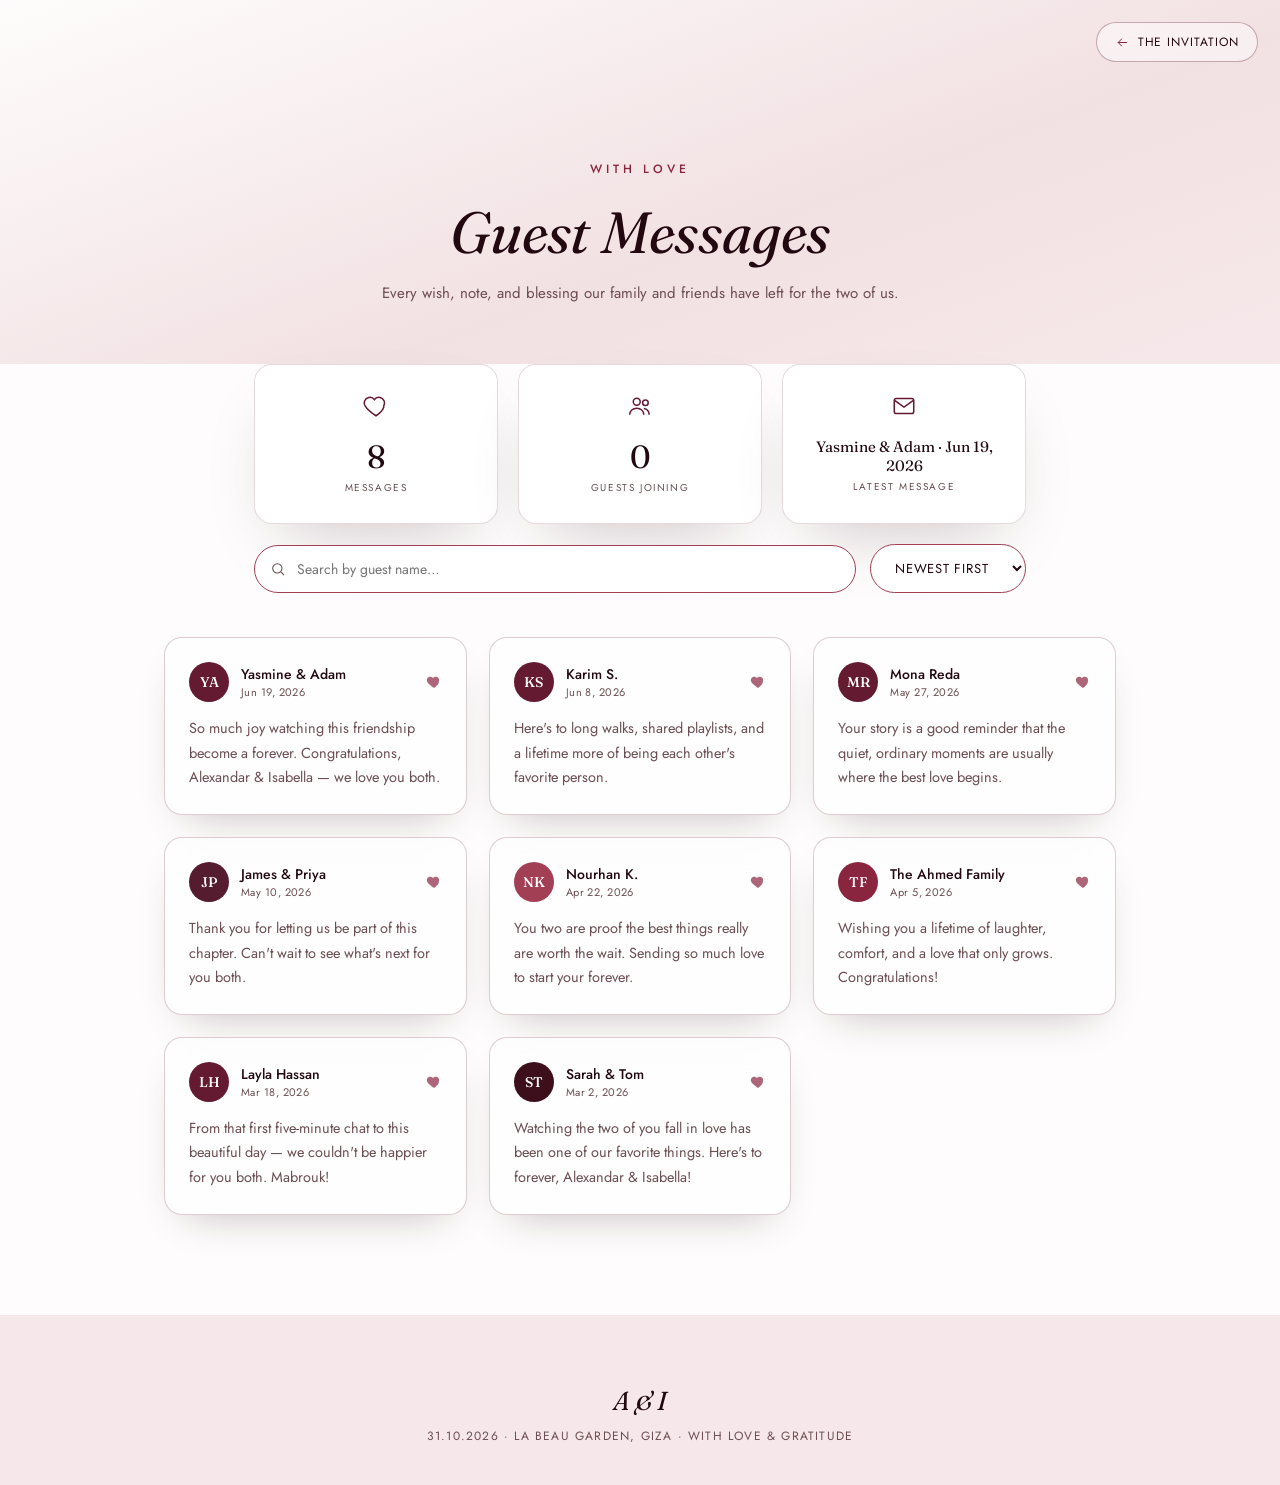
<file: messages.html>
<!DOCTYPE html>
<html lang="en">
<head>
<meta charset="UTF-8">
<meta name="viewport" content="width=device-width, initial-scale=1.0">
<meta name="theme-color" content="#641B31">
<title>Guest Messages — Alexandar &amp; Isabella</title>
<link rel="preconnect" href="https://fonts.googleapis.com">
<link rel="preconnect" href="https://fonts.gstatic.com" crossorigin>
<link href="https://fonts.googleapis.com/css2?family=Fraunces:ital,opsz,wght@0,9..144,300;0,9..144,400;0,9..144,500;0,9..144,600;1,9..144,400;1,9..144,500&family=Jost:wght@300;400;500;600&display=swap" rel="stylesheet">
<link rel="stylesheet" href="style.css">
</head>
<body>

  <div id="preloader" aria-hidden="true">
    <svg class="pre-arch" width="140" height="50" viewBox="0 0 140 50">
      <path d="M4,46 C4,14 136,14 136,46"/>
    </svg>
    <div class="pre-mono">A &amp; I</div>
  </div>

  <nav id="site-nav" aria-label="Site">
    <a class="nav-pill" href="index.html">
      <svg viewBox="0 0 24 24" fill="none" stroke="currentColor" stroke-width="1.6"><path d="M19 12H5M11 18l-6-6 6-6"/></svg>
      <span>The Invitation</span>
    </a>
  </nav>

  <header class="msg-hero">
    <span class="eyebrow">With Love</span>
    <h1>Guest Messages</h1>
    <p>Every wish, note, and blessing our family and friends have left for the two of us.</p>
  </header>

  <main>
    <section class="stats-grid" data-reveal aria-label="Message statistics">
      <div class="stat-card">
        <svg class="stat-icon" viewBox="0 0 24 24" fill="none" stroke="currentColor" stroke-width="1.4"><path d="M12 21s-7.5-4.7-10.2-9.3C.3 8.8 1.6 5 5.3 4.1c2-.5 4 .3 5.2 2 1.2-1.7 3.2-2.5 5.2-2 3.7.9 5 4.7 3.5 7.6C19.5 16.3 12 21 12 21z"/></svg>
        <span class="stat-num" id="stat-total-messages">0</span>
        <span class="stat-label">Messages</span>
      </div>
      <div class="stat-card">
        <svg class="stat-icon" viewBox="0 0 24 24" fill="none" stroke="currentColor" stroke-width="1.4"><circle cx="9" cy="8" r="3.2"/><path d="M2.5 20c0-3.6 2.9-6 6.5-6s6.5 2.4 6.5 6"/><circle cx="17" cy="9" r="2.6"/><path d="M15.5 14.2c2.8.4 4.9 2.4 4.9 5.8"/></svg>
        <span class="stat-num" id="stat-total-guests">0</span>
        <span class="stat-label">Guests Joining</span>
      </div>
      <div class="stat-card">
        <svg class="stat-icon" viewBox="0 0 24 24" fill="none" stroke="currentColor" stroke-width="1.4"><rect x="3" y="5" width="18" height="14" rx="2"/><path d="M3 6.5l9 6.5 9-6.5"/></svg>
        <span class="stat-num" id="stat-latest-message" style="font-size:15px;">—</span>
        <span class="stat-label">Latest Message</span>
      </div>
    </section>

    <div class="msg-controls" data-reveal>
      <div class="msg-search-wrap">
        <svg viewBox="0 0 24 24" fill="none" stroke="currentColor" stroke-width="1.6" aria-hidden="true"><circle cx="11" cy="11" r="7"/><path d="M21 21l-4.3-4.3"/></svg>
        <input type="text" id="msg-search" placeholder="Search by guest name…" aria-label="Search messages by guest name">
      </div>
      <select id="msg-sort" aria-label="Sort messages">
        <option value="newest">Newest First</option>
        <option value="oldest">Oldest First</option>
      </select>
    </div>

    <div id="messages-grid"></div>

    <div class="messages-empty" id="messages-empty">
      <svg width="46" height="46" viewBox="0 0 24 24" fill="none" stroke="currentColor" stroke-width="1.2"><path d="M12 21s-7.5-4.7-10.2-9.3C.3 8.8 1.6 5 5.3 4.1c2-.5 4 .3 5.2 2 1.2-1.7 3.2-2.5 5.2-2 3.7.9 5 4.7 3.5 7.6C19.5 16.3 12 21 12 21z"/></svg>
      <strong>No messages yet</strong>
      <p>Be the first to leave your wishes for Alexandar &amp; Isabella.</p>
      <a class="btn btn-fill" href="index.html#rsvp">Leave a Message</a>
    </div>

    <div class="messages-no-results" id="messages-no-results">
      <strong>No matches</strong>
      <p>We couldn't find a guest by that name — try a different search.</p>
    </div>
  </main>

  <footer>
    <div class="foot-mono">A &amp; I</div>
    <p>31.10.2026 &middot; La Beau Garden, Giza &middot; With Love &amp; Gratitude</p>
  </footer>

<script src="utils.js"></script>
<script src="messagesData.js"></script>
<script src="messages.js"></script>
</body>
</html>
</file>
<file: style.css>
/* ============ TOKENS ============ */
  :root{
    --cream:#FEFCFC;
    --cream-deep:#F6E8EA;
    --blush:#E8CDD2;
    --blush-soft:#F2E1E3;
    --blush-deep:#8A2540;
    --gold:#641B31;
    --gold-light:#A23F55;
    --ink:#220810;
    --ink-soft:#6B4E53;
    --white:#FFFFFF;
    --accent-rgb:100,27,49;
    --gold-light-rgb:162,63,85;
    --ink-rgb:34,8,16;
    --cream-rgb:254,252,252;
    --font-display:'Fraunces', serif;
    --font-body:'Jost', sans-serif;
    --shadow-soft: 0 30px 70px -30px rgba(var(--ink-rgb),.25);
    --ease: cubic-bezier(.22,.68,0,1.01);
    --section-pad: clamp(72px, 10vw, 140px);
  }

  *{box-sizing:border-box; margin:0; padding:0;}
  html{scroll-behavior:smooth;}
  body{
    font-family:var(--font-body);
    background:var(--cream);
    color:var(--ink);
    overflow-x:hidden;
    -webkit-font-smoothing:antialiased;
  }
  img{max-width:100%; display:block;}
  button{font-family:inherit; cursor:pointer;}
  a{color:inherit;}
  :focus-visible{outline:2px solid var(--gold); outline-offset:3px;}

  .eyebrow{
    font-family:var(--font-body);
    font-size:12px;
    letter-spacing:.32em;
    text-transform:uppercase;
    color:var(--blush-deep);
    font-weight:500;
    display:block;
    margin-bottom:18px;
  }
  .section-head{text-align:center; max-width:640px; margin:0 auto 56px;}
  .section-head h2{
    font-family:var(--font-display);
    font-weight:400;
    font-size:clamp(30px,4vw,44px);
    letter-spacing:.01em;
  }
  section{padding:var(--section-pad) 24px; position:relative;}
  .container{max-width:960px; margin:0 auto;}
  .container-narrow{max-width:680px; margin:0 auto;}

  .arch-divider{display:block; margin:0 auto; opacity:.85;}
  .arch-divider path{stroke:var(--gold); fill:none; stroke-width:1.3;}

  /* reveal-on-scroll */
  [data-reveal]{opacity:0; transform:translateY(26px); transition:opacity .9s var(--ease), transform .9s var(--ease);}
  [data-reveal].is-visible{opacity:1; transform:translateY(0);}

  .btn{
    display:inline-flex; align-items:center; gap:10px;
    padding:15px 34px;
    border-radius:999px;
    font-size:13px; letter-spacing:.14em; text-transform:uppercase; font-weight:500;
    text-decoration:none; border:1px solid var(--ink);
    transition:all .35s var(--ease);
    background:transparent; color:var(--ink);
  }
  .btn-fill{background:var(--ink); color:var(--cream);}
  .btn-fill:hover{background:var(--gold); border-color:var(--gold); color:var(--white);}
  .btn:not(.btn-fill):hover{background:var(--ink); color:var(--cream);}

  /* ============ UTILITIES ============
     Reusable building blocks for new components below —
     pulled out so surface/glass/shadow treatments aren't
     redefined per-component. Existing sections are left as
     they were to avoid regressions on this pass. */
  .u-glass{background:rgba(255,255,255,.55); backdrop-filter:blur(14px); -webkit-backdrop-filter:blur(14px);}
  .u-surface{background:var(--white); border-radius:18px; box-shadow:var(--shadow-soft);}
  .u-pill{border-radius:999px;}
  .u-visually-hidden{position:absolute; width:1px; height:1px; margin:-1px; padding:0; overflow:hidden; clip:rect(0,0,0,0); white-space:nowrap; border:0;}

  /* ============ PRELOADER ============ */
  #preloader{
    position:fixed; inset:0; z-index:999;
    background:var(--cream);
    display:flex; align-items:center; justify-content:center; flex-direction:column;
    transition:opacity .9s var(--ease), visibility .9s var(--ease);
  }
  #preloader.hide{opacity:0; visibility:hidden; pointer-events:none;}
  .pre-arch path{
    stroke:var(--gold); stroke-width:1.4; fill:none;
    stroke-dasharray:400; stroke-dashoffset:400;
    animation:draw 1.6s var(--ease) forwards .1s;
  }
  @keyframes draw{to{stroke-dashoffset:0;}}
  .pre-mono{
    font-family:var(--font-display); font-style:italic;
    font-size:26px; letter-spacing:.05em; color:var(--ink);
    opacity:0; margin-top:18px;
    animation:fadeUp 1s var(--ease) forwards 1.1s;
  }
  @keyframes fadeUp{from{opacity:0; transform:translateY(10px);} to{opacity:1; transform:translateY(0);}}

  /* ============ ENVELOPE (Removed - Now using shared component) ============ */

  /* ============ SITE NAV ============ */
  #site-nav{position:fixed; top:22px; right:22px; z-index:70;}
  .nav-pill{
    display:flex; align-items:center; gap:8px;
    background:rgba(var(--cream-rgb),.55); backdrop-filter:blur(10px); -webkit-backdrop-filter:blur(10px);
    border:1px solid rgba(var(--accent-rgb),.35); color:var(--ink);
    padding:10px 18px; border-radius:999px; font-size:12px; letter-spacing:.08em; text-transform:uppercase;
    text-decoration:none; box-shadow:var(--shadow-soft); transition:all .3s var(--ease);
  }
  .nav-pill svg{width:15px; height:15px; color:var(--blush-deep); flex-shrink:0;}
  .nav-pill:hover{background:var(--ink); color:var(--cream);}
  .nav-pill:hover svg{color:var(--gold-light);}

  /* ============ HERO ============ */
  #hero{
    min-height:100vh; min-height:100svh;
    display:flex; flex-direction:column; align-items:center; justify-content:center;
    text-align:center; position:relative; overflow:hidden; padding:100px 24px 60px;
    background:linear-gradient(160deg, var(--cream) 0%, var(--blush-soft) 48%, var(--cream-deep) 100%);
    background-size:220% 220%;
    animation:heroShift 18s ease-in-out infinite;
  }
  @keyframes heroShift{
    0%,100%{background-position:0% 30%;}
    50%{background-position:100% 70%;}
  }
  .bokeh{position:absolute; border-radius:50%; background:radial-gradient(circle, rgba(var(--accent-rgb),.35), transparent 70%); filter:blur(2px); animation:drift linear infinite; opacity:.6;}
  @keyframes drift{
    0%{transform:translateY(0) translateX(0);}
    50%{transform:translateY(-40px) translateX(14px);}
    100%{transform:translateY(0) translateX(0);}
  }
  .hero-inner{position:relative; z-index:2; opacity:0; transform:translateY(18px);}
  body.loaded .hero-inner{animation:heroIn 1.1s var(--ease) forwards .15s;}
  @keyframes heroIn{to{opacity:1; transform:translateY(0);}}
  .hero-names{
    font-family:var(--font-display); font-weight:400; font-style:italic;
    font-size:clamp(52px, 10vw, 108px);
    line-height:1.02; color:var(--ink); margin:14px 0 26px;
  }
  .hero-arch{width:150px; height:44px; margin:26px auto;}
  .hero-meta{font-size:14px; letter-spacing:.18em; text-transform:uppercase; color:var(--ink-soft);}
  .hero-meta span{color:var(--blush-deep); padding:0 6px;}
  .scroll-cue{
    position:absolute; bottom:34px; left:50%; transform:translateX(-50%);
    display:flex; flex-direction:column; align-items:center; gap:8px;
    font-size:10px; letter-spacing:.28em; text-transform:uppercase; color:var(--ink-soft);
    z-index:2;
  }
  .scroll-cue::after{
    content:''; width:1px; height:34px; background:var(--gold);
    animation:scrollLine 2s ease-in-out infinite;
  }
  @keyframes scrollLine{0%,100%{transform:scaleY(.4); opacity:.4;} 50%{transform:scaleY(1); opacity:1;}}

  /* ============ STORY ============ */
  #story{background:var(--white);}
  .story-copy{font-size:17px; line-height:1.9; color:var(--ink-soft); text-align:center;}
  .story-copy p{margin-bottom:22px;}
  .story-copy p:first-of-type::first-letter{
    font-family:var(--font-display); font-size:52px; color:var(--gold); float:left;
    line-height:.8; margin:6px 10px 0 0; font-style:italic;
  }
  .narrate-btn{
    margin:34px auto 0; display:flex; align-items:center; gap:12px;
    background:none; border:1px solid var(--gold); color:var(--ink);
    padding:13px 28px; border-radius:999px; font-size:13px; letter-spacing:.12em; text-transform:uppercase;
    transition:all .3s var(--ease);
  }
  .narrate-btn:hover{background:var(--gold); color:var(--white);}
  .bars{display:flex; align-items:center; gap:2.5px; height:14px;}
  .bars span{width:2.5px; background:currentColor; border-radius:2px; height:5px; transition:height .2s;}
  .narrate-btn.speaking .bars span{animation:bar 0.9s ease-in-out infinite;}
  .narrate-btn.speaking .bars span:nth-child(2){animation-delay:.15s;}
  .narrate-btn.speaking .bars span:nth-child(3){animation-delay:.3s;}
  @keyframes bar{0%,100%{height:4px;} 50%{height:14px;}}

  /* ============ COUNTDOWN ============ */
  #countdown{background:var(--ink); color:var(--cream);}
  #countdown .eyebrow{color:var(--gold-light);}
  #countdown .section-head h2{color:var(--cream);}
  .cd-grid{display:grid; grid-template-columns:repeat(4,1fr); gap:18px; max-width:640px; margin:0 auto;}
  .cd-cell{text-align:center; padding:22px 8px; border:1px solid rgba(var(--cream-rgb),.18); border-radius:14px;}
  .cd-num{font-family:var(--font-display); font-size:clamp(32px,6vw,54px); font-weight:400; color:var(--cream);}
  .cd-label{font-size:10px; letter-spacing:.2em; text-transform:uppercase; color:var(--gold-light); margin-top:8px; display:block;}

  /* ============ LOCATION ============ */
  #location{background:var(--white);}
  .loc-card{
    max-width:560px; margin:0 auto; text-align:center;
    background:var(--cream); border-radius:22px; padding:52px 36px;
    box-shadow:var(--shadow-soft);
  }
  .loc-pin{width:34px; height:34px; margin:0 auto 18px; color:var(--gold);}
  .loc-card h3{font-family:var(--font-display); font-size:30px; font-weight:400; margin-bottom:10px;}
  .loc-addr{color:var(--ink-soft); font-size:15px; margin-bottom:6px;}
  .loc-time{color:var(--ink-soft); font-size:13px; letter-spacing:.08em; margin-bottom:28px;}
  .loc-time em{font-style:normal; color:var(--blush-deep);}

  /* ============ GUIDELINES ============ */
  #guidelines{background:var(--blush-soft);}
  .g-grid{display:grid; grid-template-columns:repeat(3,1fr); gap:28px; max-width:900px; margin:0 auto;}
  .g-card{background:var(--white); border-radius:18px; padding:36px 26px; text-align:center;}
  .g-icon{width:30px; height:30px; margin:0 auto 16px; color:var(--gold);}
  .g-card h4{font-family:var(--font-display); font-size:19px; font-weight:500; margin-bottom:10px;}
  .g-card p{font-size:14px; line-height:1.75; color:var(--ink-soft);}

  /* ============ GALLERY ============ */
  #gallery{background:var(--white);}
  .gal-grid{column-count:3; column-gap:22px; max-width:1000px; margin:0 auto;}
  .gal-card{
    break-inside:avoid; margin-bottom:22px; width:100%;
    position:relative; overflow:hidden; border-radius:16px; display:block;
    background:var(--cream-deep); box-shadow:0 14px 34px -18px rgba(var(--ink-rgb),.28);
    cursor:zoom-in; border:1px solid var(--gold-light);
    opacity:0; transform:translateY(22px);
    transition:opacity .7s var(--ease), transform .7s var(--ease), box-shadow .4s var(--ease);
  }
  .gal-card.is-visible{opacity:1; transform:translateY(0);}
  .gal-card:hover{box-shadow:0 22px 46px -18px rgba(var(--ink-rgb),.4);}
  .gal-card img{width:100%; height:auto; transition:transform .7s var(--ease);}
  .gal-card:hover img{transform:scale(1.07);}
  .gal-caption{
    position:absolute; left:0; right:0; bottom:0; padding:26px 18px 16px;
    background:linear-gradient(0deg, rgba(var(--ink-rgb),.72), transparent);
    color:var(--cream); font-size:13px; letter-spacing:.04em;
    opacity:0; transform:translateY(8px);
    transition:opacity .35s var(--ease), transform .35s var(--ease);
  }
  .gal-card:hover .gal-caption, .gal-card:focus-within .gal-caption{opacity:1; transform:translateY(0);}
  .gallery-empty{text-align:center; padding:50px 20px; color:var(--ink-soft); font-size:14px; max-width:420px; margin:0 auto;}
  .gallery-empty strong{display:block; font-family:var(--font-display); font-style:italic; font-size:20px; color:var(--ink); margin-bottom:8px;}

  /* ============ LIGHTBOX ============ */
  #lightbox{
    position:fixed; inset:0; z-index:300; display:none;
    align-items:center; justify-content:center; padding:30px;
    background:rgba(20,16,15,.92);
  }
  #lightbox.open{display:flex;}
  .lightbox-figure{max-width:min(92vw,900px); max-height:88vh; text-align:center;}
  .lightbox-figure img{max-width:100%; max-height:76vh; border-radius:10px; box-shadow:0 30px 70px rgba(0,0,0,.5); margin:0 auto;}
  .lightbox-caption{color:var(--cream); font-size:13px; margin-top:16px; letter-spacing:.04em;}
  .lightbox-btn{
    position:absolute; background:rgba(var(--cream-rgb),.12); border:1px solid rgba(var(--cream-rgb),.3); color:var(--cream);
    border-radius:50%; width:44px; height:44px; display:flex; align-items:center; justify-content:center;
    transition:all .25s var(--ease);
  }
  .lightbox-btn:hover{background:var(--gold); border-color:var(--gold);}
  .lightbox-btn svg{width:18px; height:18px;}
  #lightbox-close{top:22px; right:22px;}
  #lightbox-prev{left:18px; top:50%; transform:translateY(-50%);}
  #lightbox-next{right:18px; top:50%; transform:translateY(-50%);}

  /* ============ RSVP ============ */
  #rsvp{background:var(--ink); color:var(--cream);}
  #rsvp .eyebrow{color:var(--gold-light);}
  #rsvp .section-head h2{color:var(--cream);}
  #rsvp-form{max-width:560px; margin:0 auto; display:grid; gap:20px;}
  .field label{display:block; font-size:11px; letter-spacing:.14em; text-transform:uppercase; color:var(--gold-light); margin-bottom:8px;}
  .field input, .field select, .field textarea{
    width:100%; background:transparent; border:1px solid rgba(var(--cream-rgb),.3);
    color:var(--cream); padding:13px 16px; border-radius:10px; font-family:inherit; font-size:15px;
  }
  .field textarea{resize:vertical; min-height:80px;}
  .field select option{color:var(--ink);}
  .field input::placeholder, .field textarea::placeholder{color:rgba(var(--cream-rgb),.4);}
  .radio-row{display:flex; gap:12px; flex-wrap:wrap;}
  /* Visually hidden but focusable — width/height override the .field input
     width:100%, which otherwise makes these absolutely-positioned inputs
     span the whole section and cause horizontal overflow. */
  .radio-pill input{position:absolute; opacity:0; pointer-events:none; width:1px; height:1px;}
  .radio-pill span{
    display:inline-block; padding:11px 22px; border-radius:999px; border:1px solid rgba(var(--cream-rgb),.3);
    font-size:13px; transition:all .25s;
  }
  .radio-pill input:checked + span{background:var(--gold); border-color:var(--gold); color:var(--white);}
  .rsvp-submit{width:100%; justify-content:center; background:var(--gold); border-color:var(--gold); color:var(--white);}
  .rsvp-submit:hover{background:var(--blush-deep); border-color:var(--blush-deep);}
  .rsvp-note{font-size:12px; color:rgba(var(--cream-rgb),.55); text-align:center;}
  #rsvp-confirm{display:none; text-align:center; max-width:480px; margin:0 auto;}
  #rsvp-confirm.show{display:block;}
  #rsvp-confirm svg{width:40px; height:40px; color:var(--gold-light); margin:0 auto 16px;}
  #rsvp-confirm h3{font-family:var(--font-display); font-size:26px; font-weight:400; margin-bottom:10px;}
  #rsvp-confirm p{color:rgba(var(--cream-rgb),.7); font-size:14px;}

  /* ============ FOOTER ============ */
  footer{text-align:center; padding:70px 24px 40px; background:var(--cream-deep);}
  .foot-mono{font-family:var(--font-display); font-style:italic; font-size:26px; margin-bottom:10px;}
  footer p{font-size:12px; letter-spacing:.1em; color:var(--ink-soft); text-transform:uppercase;}
  #admin-link{
    display:inline-block; margin-top:26px; font-size:11px; color:var(--ink-soft);
    text-decoration:underline; text-underline-offset:3px; opacity:.55; background:none; border:none;
  }

  /* ============ MUSIC WIDGET ============ */
  #music-widget{position:fixed; bottom:26px; right:26px; z-index:60;}
  #music-btn{
    width:54px; height:54px; border-radius:50%; background:var(--ink); color:var(--cream);
    border:none; display:flex; align-items:center; justify-content:center;
    box-shadow:var(--shadow-soft);
  }
  #music-btn svg{width:20px; height:20px;}
  #music-btn.playing svg{animation:spin 6s linear infinite;}
  @keyframes spin{to{transform:rotate(360deg);}}
  #music-panel{
    position:absolute; bottom:66px; right:0; width:300px;
    background:var(--white); border-radius:16px; box-shadow:var(--shadow-soft);
    padding:16px; opacity:0; transform:translateY(10px) scale(.97); pointer-events:none;
    transition:all .3s var(--ease);
  }
  #music-panel.open{opacity:1; transform:translateY(0) scale(1); pointer-events:auto;}
  .music-empty{text-align:center; padding:18px 10px; font-size:13px; color:var(--ink-soft); line-height:1.6;}
  .music-empty strong{display:block; color:var(--ink); font-family:var(--font-display); font-size:16px; margin-bottom:6px; font-style:italic;}

  /* ============ ADMIN MODAL ============ */
  #admin-modal{
    position:fixed; inset:0; background:rgba(var(--ink-rgb),.7); z-index:200;
    display:none; align-items:center; justify-content:center; padding:24px;
  }
  #admin-modal.open{display:flex;}
  .admin-box{background:var(--cream); border-radius:18px; padding:32px; max-width:520px; width:100%; max-height:74vh; overflow-y:auto;}
  .admin-box h3{font-family:var(--font-display); font-size:24px; margin-bottom:18px;}
  .admin-row{border-bottom:1px solid var(--gold-light); padding:14px 0; font-size:14px;}
  .admin-row b{display:block; font-family:var(--font-body); font-weight:500;}
  .admin-row span{color:var(--ink-soft); font-size:12.5px;}
  .admin-note{margin-top:6px; font-style:italic; color:var(--ink-soft);}
  #admin-close{margin-top:20px;}
  .admin-empty{color:var(--ink-soft); font-size:14px;}

  /* ============ MESSAGES PAGE ============ */
  .msg-hero{
    padding:160px 24px 60px; text-align:center;
    background:linear-gradient(160deg, var(--cream) 0%, var(--blush-soft) 60%, var(--cream-deep) 100%);
    opacity:0; transform:translateY(18px);
  }
  body.loaded .msg-hero{animation:heroIn 1.1s var(--ease) forwards .15s;}
  .msg-hero h1{font-family:var(--font-display); font-style:italic; font-weight:400; font-size:clamp(36px,6vw,58px); color:var(--ink);}
  .msg-hero p{color:var(--ink-soft); margin-top:14px; font-size:15px;}

  .stats-grid{display:grid; grid-template-columns:repeat(3,1fr); gap:20px; max-width:820px; margin:0 auto; padding:0 24px 20px;}
  .stat-card{
    background:var(--white); border-radius:18px; padding:28px 18px; text-align:center;
    box-shadow:var(--shadow-soft); border:1px solid rgba(var(--accent-rgb),.16);
  }
  .stat-icon{width:26px; height:26px; margin:0 auto 12px; color:var(--gold);}
  .stat-num{display:block; font-family:var(--font-display); font-size:clamp(24px,4vw,32px); color:var(--ink);}
  .stat-label{font-size:10px; letter-spacing:.16em; text-transform:uppercase; color:var(--ink-soft); margin-top:4px; display:block;}

  .msg-controls{
    max-width:820px; margin:0 auto 44px; padding:0 24px;
    display:flex; gap:14px; flex-wrap:wrap; align-items:center; justify-content:center;
  }
  .msg-search-wrap{position:relative; flex:1; min-width:220px;}
  .msg-search-wrap svg{position:absolute; left:16px; top:50%; transform:translateY(-50%); width:16px; height:16px; color:var(--ink-soft);}
  #msg-search{
    width:100%; padding:13px 16px 13px 42px; border-radius:999px; border:1px solid var(--gold-light);
    background:var(--white); font-family:inherit; font-size:14px; color:var(--ink);
  }
  #msg-sort{
    padding:13px 20px; border-radius:999px; border:1px solid var(--gold-light); background:var(--white);
    font-family:inherit; font-size:13px; color:var(--ink); text-transform:uppercase; letter-spacing:.06em;
  }

  #messages-grid{
    display:grid; grid-template-columns:repeat(3,1fr); gap:22px;
    max-width:1000px; margin:0 auto; padding:0 24px 100px;
  }
  .msg-card{
    background:rgba(255,255,255,.6); backdrop-filter:blur(14px); -webkit-backdrop-filter:blur(14px);
    border:1px solid rgba(var(--accent-rgb),.22); border-radius:18px; padding:24px;
    box-shadow:0 18px 40px -22px rgba(var(--ink-rgb),.3);
    opacity:0; transform:translateY(18px);
    animation:msgFadeUp .7s var(--ease) forwards;
    transition:transform .3s var(--ease), box-shadow .3s var(--ease);
  }
  @keyframes msgFadeUp{to{opacity:1; transform:translateY(0);}}
  .msg-card:hover{transform:translateY(-4px); box-shadow:0 26px 50px -20px rgba(var(--ink-rgb),.36);}
  .msg-top{display:flex; align-items:center; gap:12px; margin-bottom:14px;}
  .msg-avatar{
    width:40px; height:40px; border-radius:50%; flex-shrink:0;
    display:flex; align-items:center; justify-content:center;
    color:var(--white); font-family:var(--font-display); font-size:14px; font-weight:500;
  }
  .msg-meta{display:flex; flex-direction:column; flex:1; min-width:0;}
  .msg-name{font-size:14px; font-weight:500; color:var(--ink);}
  .msg-date{font-size:11px; color:var(--ink-soft); letter-spacing:.04em;}
  .msg-heart{width:16px; height:16px; color:var(--blush-deep); flex-shrink:0; opacity:.7;}
  .msg-text{font-size:14.5px; line-height:1.7; color:var(--ink-soft);}

  .messages-empty, .messages-no-results{text-align:center; max-width:420px; margin:0 auto; padding:60px 24px 100px; display:none;}
  .messages-empty svg{color:var(--gold); margin:0 auto 18px; display:block;}
  .messages-empty strong, .messages-no-results strong{
    display:block; font-family:var(--font-display); font-style:italic; font-size:24px; color:var(--ink); margin-bottom:10px;
  }
  .messages-empty p, .messages-no-results p{color:var(--ink-soft); font-size:14px; margin-bottom:22px;}

  /* ============ RESPONSIVE ============ */
  @media (max-width:900px){
    .gal-grid{column-count:2;}
    #messages-grid{grid-template-columns:repeat(2,1fr);}
  }
  @media (max-width:760px){
    .cd-grid{gap:10px;}
    .cd-cell{padding:14px 4px; border-radius:10px;}
    .g-grid{grid-template-columns:repeat(2,1fr);}
    #music-widget{bottom:18px; right:18px;}
    #music-panel{width:calc(100vw - 36px); right:-8px;}
    #site-nav{top:14px; right:14px;}
    .nav-pill span{display:none;}
    .nav-pill{padding:12px;}
    .nav-pill svg{width:17px; height:17px;}
    .stats-grid{gap:12px;}
    .msg-hero{padding:130px 24px 40px;}
  }
  @media (max-width:600px){
    .gal-grid{column-count:1;}
    #messages-grid{grid-template-columns:1fr;}
    .lightbox-btn{width:38px; height:38px;}
    #lightbox-prev{left:8px;}
    #lightbox-next{right:8px;}
  }
  @media (max-width:480px){
    .g-grid{grid-template-columns:1fr;}
    .stat-card{padding:20px 10px;}
  }

  @media (prefers-reduced-motion: reduce){
    *{animation-duration:.01ms !important; animation-iteration-count:1 !important; transition-duration:.01ms !important;}
    html{scroll-behavior:auto;}
  }
/* =============================================================================
   ENVELOPE OPENING EXPERIENCE (inlined component)
   Luxury stationery intro. The overlay is built and driven by the envelope
   script at the bottom of this template's JS.

   Design language: ivory cotton paper, restrained gold foil, deep cinematic
   backdrop, soft realistic shadows. Colors are themed for this template by
   the .envlp-theme-* block at the end of this section.
   ============================================================================= */

.envlp-overlay {
  /* ---- Palette (overridden by the theme block below) ---- */
  --env-paper:        #F7F2E8;
  --env-paper-deep:   #EBE3D2;
  --env-paper-edge:   #DDD2BC;
  --env-liner:        #322C24;
  --env-liner-deep:   #241F19;
  --env-ink:          #3B342A;
  --env-ink-soft:     #6E6355;
  --env-gold:         #C2A15E;
  --env-gold-deep:    #97783F;
  --env-gold-light:   #EBD9AC;
  --env-seal:         #8E2F3C;
  --env-seal-deep:    #5E1B26;
  --env-backdrop:     #191611;
  --env-backdrop-lit: #2B261D;

  /* ---- Geometry ---- */
  --env-flap-tip: 62%;   /* how far down the flap's point reaches */
  --env-radius: 6px;

  /* ---- Type (falls back gracefully across the template's fonts) ---- */
  --env-font-serif:  "Cormorant Garamond", "Fraunces", "Italiana", Georgia, "Times New Roman", serif;
  --env-font-script: "Great Vibes", "Beau Rivage", "Brush Script MT", cursive;
  --env-font-caps:   "Jost", "Montserrat", "Trebuchet MS", sans-serif;

  position: fixed;
  inset: 0;
  z-index: 9600;
  display: flex;
  align-items: center;
  justify-content: center;
  background:
    radial-gradient(ellipse 90% 70% at 50% 38%, var(--env-backdrop-lit) 0%, var(--env-backdrop) 68%, #100E0A 100%);
  opacity: 1;
  transition: opacity 0.85s ease;
}

.envlp-overlay.is-leaving {
  opacity: 0;
  pointer-events: none;
}

/* Soft cinematic vignette over the backdrop */
.envlp-vignette {
  position: absolute;
  inset: 0;
  pointer-events: none;
  background:
    radial-gradient(ellipse 120% 90% at 50% 110%, rgba(0, 0, 0, 0.55), transparent 60%),
    radial-gradient(ellipse 140% 100% at 50% -20%, rgba(0, 0, 0, 0.4), transparent 55%);
}

.envlp-stage {
  position: relative;
  display: flex;
  flex-direction: column;
  align-items: center;
  gap: clamp(1.6rem, 4vh, 2.6rem);
  padding: 1.5rem;
}

/* =========================================================================
   ENVELOPE
   Classic 100:66 commercial proportions, perfectly symmetrical construction:
   liner back, letter, side + bottom folds, top flap, wax seal.
   ========================================================================= */

.envlp-scene {
  position: relative;
  perspective: 1400px;
  transition: transform 0.5s cubic-bezier(0.22, 0.9, 0.3, 1);
}

/* Gentle lift on hover — the envelope responds before it's even touched.
   Disabled once the opening sequence starts. */
@media (hover: hover) {
  .envlp-overlay:not(.is-opening) .envlp-scene:hover {
    transform: translateY(-4px) scale(1.015);
  }
  .envlp-overlay:not(.is-opening) .envlp-scene:hover::after {
    opacity: 0.8;
    transform: translateX(-50%) scale(1.05);
  }
  .envlp-overlay:not(.is-opening) .envlp-scene:hover .envlp-back {
    box-shadow:
      inset 0 0 40px rgba(0, 0, 0, 0.55),
      0 34px 62px rgba(0, 0, 0, 0.5),
      0 10px 20px rgba(0, 0, 0, 0.32);
  }
}

/* Soft elliptical ground shadow — static, so the floating envelope never
   forces per-frame shadow re-rasterization (filters here are too costly) */
.envlp-scene::after {
  content: "";
  position: absolute;
  left: 50%;
  bottom: -9%;
  width: 86%;
  height: 12%;
  transform: translateX(-50%);
  border-radius: 50%;
  background: radial-gradient(ellipse at center, rgba(0, 0, 0, 0.5) 0%, rgba(0, 0, 0, 0.22) 45%, transparent 72%);
  pointer-events: none;
  transition: opacity 0.7s ease, transform 0.5s cubic-bezier(0.22, 0.9, 0.3, 1);
}

.is-opening .envlp-scene::after {
  opacity: 0.55;
}

.envlp {
  position: relative;
  /* Cap by viewport height too: the letter rises a full envelope-height
     above the pocket during stage-letter, so short/landscape screens need
     headroom or the card clips offscreen. */
  width: min(520px, 88vw, 64vh);
  aspect-ratio: 100 / 66;
  cursor: pointer;
  outline: none;
  transform-style: preserve-3d;
  animation: envlp-bob 3.2s ease-in-out infinite;
  transition: opacity 0.7s ease;
}

/* Hint the compositor only while the sequence is actually animating */
.is-opening .envlp-flap,
.is-opening .envlp-letter {
  will-change: transform;
}

.envlp:focus-visible .envlp-back {
  box-shadow:
    0 0 0 2px var(--env-gold),
    0 26px 50px rgba(0, 0, 0, 0.45),
    0 8px 16px rgba(0, 0, 0, 0.3);
}

.is-opening .envlp {
  animation: none;
  transform: none;
  cursor: default;
}

@keyframes envlp-bob {
  0%, 100% { transform: translateY(0); }
  50%      { transform: translateY(-9px); }
}

/* Shared cotton-paper texture (subtle SVG fractal noise, ~4% strength) */
.envlp-back::after,
.envlp-flap::after,
.envlp-fold::after,
.envlp-letter::after {
  content: "";
  position: absolute;
  inset: 0;
  pointer-events: none;
  border-radius: inherit;
  clip-path: inherit;
  background-image: url("data:image/svg+xml;utf8,<svg xmlns='http://www.w3.org/2000/svg' width='240' height='240'><filter id='n'><feTurbulence type='fractalNoise' baseFrequency='0.85' numOctaves='2' stitchTiles='stitch'/><feColorMatrix values='0 0 0 0 0.24 0 0 0 0 0.2 0 0 0 0 0.14 0 0 0 0.045 0'/></filter><rect width='240' height='240' filter='url(%23n)'/></svg>");
  background-size: 240px 240px;
}

/* ---- Back panel: the envelope interior liner ---- */
.envlp-back {
  position: absolute;
  inset: 0;
  z-index: 1;
  border-radius: var(--env-radius);
  background:
    linear-gradient(180deg, var(--env-liner) 0%, var(--env-liner-deep) 100%);
  box-shadow:
    inset 0 0 40px rgba(0, 0, 0, 0.55),
    0 26px 50px rgba(0, 0, 0, 0.45),
    0 8px 16px rgba(0, 0, 0, 0.3);
  transition: box-shadow 0.5s ease;
}

/* Fine gold pinstripe on the liner — a quiet premium detail */
.envlp-back::before {
  content: "";
  position: absolute;
  inset: 7px;
  border-radius: 3px;
  border: 1px solid rgba(194, 161, 94, 0.28);
  pointer-events: none;
}

/* ---- Letter card (rises out on open) ---- */
.envlp-letter {
  position: absolute;
  left: 50%;
  bottom: 4.5%;
  z-index: 2;
  width: 86%;
  height: 88%;
  transform: translateX(-50%);
  border-radius: 4px;
  background:
    linear-gradient(168deg, #FFFDF7 0%, var(--env-paper) 46%, var(--env-paper-deep) 100%);
  box-shadow:
    0 2px 6px rgba(0, 0, 0, 0.18),
    inset 0 0 0 1px rgba(255, 255, 255, 0.5);
  transition:
    transform 1s cubic-bezier(0.22, 0.9, 0.3, 1),
    box-shadow 0.9s ease;
  overflow: hidden;
}

.envlp-letter-inner {
  position: relative;
  z-index: 1;
  height: 100%;
  display: flex;
  flex-direction: column;
  align-items: center;
  justify-content: center;
  gap: clamp(0.35rem, 1.4vw, 0.7rem);
  padding: clamp(1rem, 4vw, 2rem) clamp(1.2rem, 5vw, 2.4rem);
  text-align: center;
  opacity: 0;
  transform: translateY(6px);
  transition: opacity 0.9s ease 0.35s, transform 0.9s ease 0.35s;
}

/* Hairline gold frame on the card */
.envlp-letter::before {
  content: "";
  position: absolute;
  inset: clamp(7px, 1.6vw, 11px);
  border: 1px solid rgba(194, 161, 94, 0.55);
  border-radius: 2px;
  pointer-events: none;
  z-index: 1;
}

/* ---- Letter typography ---- */
.envlp-kicker {
  font-family: var(--env-font-script);
  font-size: clamp(1.05rem, 3.4vw, 1.5rem);
  line-height: 1.3;
  color: var(--env-gold-deep);
  margin: 0;
}

.envlp-names {
  font-family: var(--env-font-serif);
  font-weight: 500;
  font-size: clamp(1.35rem, 5vw, 2.15rem);
  line-height: 1.18;
  letter-spacing: 0.05em;
  color: var(--env-ink);
  margin: 0;
  display: flex;
  align-items: baseline;
  justify-content: center;
  flex-wrap: wrap;
  column-gap: 0.45em;
}

.envlp-amp {
  font-family: var(--env-font-script);
  font-weight: 400;
  font-size: 0.82em;
  color: var(--env-gold);
  transform: translateY(-0.04em);
}

.envlp-rule {
  display: flex;
  align-items: center;
  gap: 0.7rem;
  width: min(200px, 55%);
  margin: clamp(0.15rem, 1vw, 0.45rem) 0;
  color: var(--env-gold);
}

.envlp-rule span {
  flex: 1;
  height: 1px;
  background: linear-gradient(90deg, transparent, var(--env-gold) 45%, var(--env-gold) 55%, transparent);
}

.envlp-rule i {
  font-style: normal;
  font-size: 0.5rem;
  line-height: 1;
  transform: rotate(45deg);
  border: 1px solid var(--env-gold);
  width: 7px;
  height: 7px;
  flex: none;
}

.envlp-date {
  font-family: var(--env-font-caps);
  font-weight: 400;
  font-size: clamp(0.68rem, 2.2vw, 0.85rem);
  letter-spacing: 0.34em;
  text-indent: 0.34em; /* balances the trailing tracking so text centers optically */
  text-transform: uppercase;
  color: var(--env-ink);
  margin: 0;
}

.envlp-line {
  font-family: var(--env-font-serif);
  font-style: italic;
  font-size: clamp(0.78rem, 2.4vw, 0.95rem);
  letter-spacing: 0.04em;
  color: var(--env-ink-soft);
  margin: 0;
}

/* ---- Pocket: symmetrical side + bottom folds ---- */
.envlp-pocket {
  position: absolute;
  inset: 0;
  z-index: 3;
  border-radius: var(--env-radius);
  overflow: hidden;
  pointer-events: none;
}

.envlp-fold {
  position: absolute;
  inset: 0;
}

.envlp-fold-left {
  clip-path: polygon(0 0, 50% 50%, 0 100%);
  background: linear-gradient(105deg, var(--env-paper) 52%, var(--env-paper-deep) 86%, var(--env-paper-edge) 97%, rgba(0, 0, 0, 0.16) 100%);
}

.envlp-fold-right {
  clip-path: polygon(100% 0, 100% 100%, 50% 50%);
  background: linear-gradient(255deg, var(--env-paper) 52%, var(--env-paper-deep) 86%, var(--env-paper-edge) 97%, rgba(0, 0, 0, 0.16) 100%);
}

.envlp-fold-bottom {
  clip-path: polygon(0 100%, 100% 100%, 50% 42%);
  background: linear-gradient(180deg, rgba(0, 0, 0, 0.14) 0%, var(--env-paper-edge) 2.5%, var(--env-paper-deep) 12%, var(--env-paper) 44%, #FDFAF2 100%);
}

/* ---- Top flap ---- */
.envlp-flap {
  position: absolute;
  inset: 0;
  z-index: 4;
  clip-path: polygon(0 0, 100% 0, 50% var(--env-flap-tip));
  background: linear-gradient(180deg, #FDFAF2 0%, var(--env-paper) 55%, var(--env-paper-deep) 96%, var(--env-paper-edge) 100%);
  transform-origin: 50% 0;
  transform: rotateX(0deg);
  transition: transform 0.95s cubic-bezier(0.55, 0.06, 0.28, 0.99), z-index 0s 0.95s;
  border-radius: var(--env-radius) var(--env-radius) 0 0;
}

/* Crisp crease at the fold plus a soft cast edge along the flap's point */
.envlp-flap::before {
  content: "";
  position: absolute;
  inset: 0;
  clip-path: inherit;
  background:
    linear-gradient(180deg, rgba(0, 0, 0, 0.07) 0%, transparent 9%),
    linear-gradient(180deg, transparent calc(var(--env-flap-tip) - 10%), rgba(0, 0, 0, 0.12) var(--env-flap-tip));
  pointer-events: none;
}

/* ---- Gold-foil monogram on the flap (used when the seal is hidden) ---- */
.envlp-monogram {
  position: absolute;
  top: 15%;
  left: 50%;
  z-index: 5;
  transform: translateX(-50%);
  font-family: var(--env-font-serif);
  font-weight: 500;
  font-size: clamp(1.05rem, 3.6vw, 1.5rem);
  letter-spacing: 0.22em;
  text-indent: 0.22em;
  color: var(--env-gold-deep);
  background: linear-gradient(115deg, var(--env-gold-deep) 20%, var(--env-gold-light) 48%, var(--env-gold-deep) 78%);
  -webkit-background-clip: text;
  background-clip: text;
  -webkit-text-fill-color: transparent;
  pointer-events: none;
  transition: opacity 0.4s ease;
}

/* ---- Wax seal ---- */
.envlp-seal {
  position: absolute;
  top: calc(var(--env-flap-tip) - 14%); /* straddles the flap's point */
  left: 50%;
  z-index: 5;
  width: clamp(56px, 15%, 78px);
  aspect-ratio: 1;
  transform: translate(-50%, -50%);
  display: flex;
  align-items: center;
  justify-content: center;
  border-radius: 47% 53% 51% 49% / 52% 48% 52% 48%; /* slightly organic, hand-poured edge */
  background:
    radial-gradient(circle at 34% 30%, #B04A57 0%, var(--env-seal) 42%, var(--env-seal-deep) 100%);
  box-shadow:
    inset 0 2px 4px rgba(255, 255, 255, 0.22),
    inset 0 -3px 6px rgba(0, 0, 0, 0.38),
    0 3px 8px rgba(0, 0, 0, 0.4);
  font-family: var(--env-font-serif);
  font-weight: 600;
  font-size: clamp(0.85rem, 2.6vw, 1.15rem);
  letter-spacing: 0.06em;
  color: rgba(255, 235, 225, 0.9);
  text-shadow: 0 -1px 1px rgba(0, 0, 0, 0.45), 0 1px 1px rgba(255, 255, 255, 0.18);
  transition: transform 0.45s cubic-bezier(0.5, 0, 0.6, 1.4), opacity 0.4s ease;
  pointer-events: none;
}

/* Embossed inner ring of the seal */
.envlp-seal::before {
  content: "";
  position: absolute;
  inset: 14%;
  border-radius: inherit;
  border: 1px solid rgba(255, 220, 210, 0.28);
  box-shadow: inset 0 1px 2px rgba(0, 0, 0, 0.3);
}

/* =========================================================================
   OPENING SEQUENCE — staged by the envelope script
   stage-seal → stage-flap → stage-letter → stage-card
   ========================================================================= */

.stage-seal .envlp-seal {
  transform: translate(-50%, -50%) scale(0.8) rotate(-7deg);
  opacity: 0;
}

.stage-seal .envlp-monogram {
  opacity: 0;
}

.stage-flap .envlp-flap {
  transform: rotateX(-180deg);
}

.stage-letter .envlp-flap {
  z-index: 1;
  transition: transform 0.95s cubic-bezier(0.55, 0.06, 0.28, 0.99);
}

.stage-letter .envlp-letter {
  transform: translateX(-50%) translateY(-104%);
  box-shadow:
    0 14px 30px rgba(0, 0, 0, 0.4),
    inset 0 0 0 1px rgba(255, 255, 255, 0.5);
}

.stage-letter .envlp-letter-inner {
  opacity: 1;
  transform: translateY(0);
}

/* Final presentation: card centers and comes forward, envelope recedes */
.stage-card .envlp-letter {
  z-index: 7;
  transform: translateX(-50%) translateY(-58%) scale(1.12);
  box-shadow:
    0 34px 70px rgba(0, 0, 0, 0.55),
    0 8px 20px rgba(0, 0, 0, 0.35),
    inset 0 0 0 1px rgba(255, 255, 255, 0.5);
}

.stage-card .envlp-back,
.stage-card .envlp-pocket,
.stage-card .envlp-flap,
.stage-card .envlp-seal,
.stage-card .envlp-monogram {
  opacity: 0;
  transition: opacity 0.7s ease;
}

.stage-card .envlp-scene::after {
  opacity: 0;
}

/* ---- Hint ---- */
.envlp-hint {
  font-family: var(--env-font-caps);
  font-weight: 300;
  font-size: clamp(0.68rem, 2vw, 0.8rem);
  letter-spacing: 0.32em;
  text-indent: 0.32em;
  text-transform: uppercase;
  color: var(--env-gold-light);
  opacity: 0.85;
  margin: 0;
  animation: envlp-hint-pulse 2.6s ease-in-out infinite;
  transition: opacity 0.4s ease;
}

.is-opening .envlp-hint {
  opacity: 0;
  animation: none;
}

@keyframes envlp-hint-pulse {
  0%, 100% { opacity: 0.5; }
  50%      { opacity: 0.95; }
}

/* ---- Reduced motion: the script skips the sequence entirely, but keep a
   safe static fallback in case the overlay is ever forced on. ---- */
@media (prefers-reduced-motion: reduce) {
  .envlp,
  .envlp-hint {
    animation: none;
  }
}

/* ---- Compact screens: tighten the stage so envelope + hint always fit ---- */
@media (max-width: 480px) {
  .envlp-stage {
    gap: clamp(1.1rem, 3vh, 1.8rem);
    padding: 1rem;
  }
  .envlp-hint {
    letter-spacing: 0.24em;
    text-indent: 0.24em;
  }
}

/* ---- THEME: BLOOM — deep burgundy paper, cream card, gold foil edge.
   Rich and romantic to match Luxury Bloom's #641B31 palette.
   Selected via ENVELOPE_CONFIG.theme → .envlp-theme-bloom. ---- */
.envlp-theme-bloom {
  --env-paper:        #641B31;
  --env-paper-deep:   #4C1223;
  --env-paper-edge:   #380C19;
  --env-liner:        #2C0912;
  --env-liner-deep:   #1D050B;
  --env-ink:          #43222C;
  --env-ink-soft:     #7E5A62;
  --env-gold:         #C9A15E;
  --env-gold-deep:    #97753B;
  --env-gold-light:   #EBD5A4;
  --env-seal:         #C9A15E;   /* gold wax pops against the burgundy */
  --env-seal-deep:    #85632C;
  --env-backdrop:     #140A0D;
  --env-backdrop-lit: #2E141C;
  --env-flap-tip: 58%;
  /* Bloom loads no script webfont — italic Fraunces reads far better than
     a system cursive fallback */
  --env-font-script: "Fraunces", "Cormorant Garamond", Georgia, serif;
  --env-font-serif:  "Fraunces", "Cormorant Garamond", Georgia, serif;
}

.envlp-theme-bloom .envlp-kicker,
.envlp-theme-bloom .envlp-amp {
  font-style: italic;
  letter-spacing: 0.02em;
}

.envlp-theme-bloom .envlp-kicker {
  font-size: clamp(0.85rem, 2.8vw, 1.1rem);
}

/* Dark burgundy paper needs lighter flap/fold highlights than ivory */
.envlp-theme-bloom .envlp-flap {
  background: linear-gradient(180deg, #7B2A42 0%, var(--env-paper) 52%, var(--env-paper-deep) 94%, var(--env-paper-edge) 100%);
}

.envlp-theme-bloom .envlp-fold-left {
  background: linear-gradient(105deg, #6E2138 50%, var(--env-paper-deep) 86%, var(--env-paper-edge) 97%, rgba(0, 0, 0, 0.3) 100%);
}

.envlp-theme-bloom .envlp-fold-right {
  background: linear-gradient(255deg, #6E2138 50%, var(--env-paper-deep) 86%, var(--env-paper-edge) 97%, rgba(0, 0, 0, 0.3) 100%);
}

.envlp-theme-bloom .envlp-fold-bottom {
  background: linear-gradient(180deg, rgba(0, 0, 0, 0.28) 0%, var(--env-paper-edge) 2.5%, var(--env-paper-deep) 12%, var(--env-paper) 46%, #71253C 100%);
}

/* Gold-foil edge tracing the flap */
.envlp-theme-bloom .envlp-flap::before {
  background:
    linear-gradient(180deg, rgba(0, 0, 0, 0.12) 0%, transparent 9%),
    linear-gradient(180deg, transparent calc(var(--env-flap-tip) - 3.5%), rgba(201, 161, 94, 0.85) calc(var(--env-flap-tip) - 2%), rgba(201, 161, 94, 0.85) var(--env-flap-tip));
}

/* Cream letter card stays light against the burgundy envelope */
.envlp-theme-bloom .envlp-letter {
  background: linear-gradient(168deg, #FDF8EE 0%, #F6EDDC 52%, #EBDFC6 100%);
}

.envlp-theme-bloom .envlp-seal {
  background:
    radial-gradient(circle at 34% 30%, #EBD5A4 0%, var(--env-seal) 48%, var(--env-seal-deep) 100%);
  color: rgba(72, 20, 36, 0.9);
  text-shadow: 0 1px 1px rgba(255, 240, 200, 0.4);
}

.envlp-theme-bloom .envlp-seal::before {
  border-color: rgba(72, 20, 36, 0.35);
}
</file>
